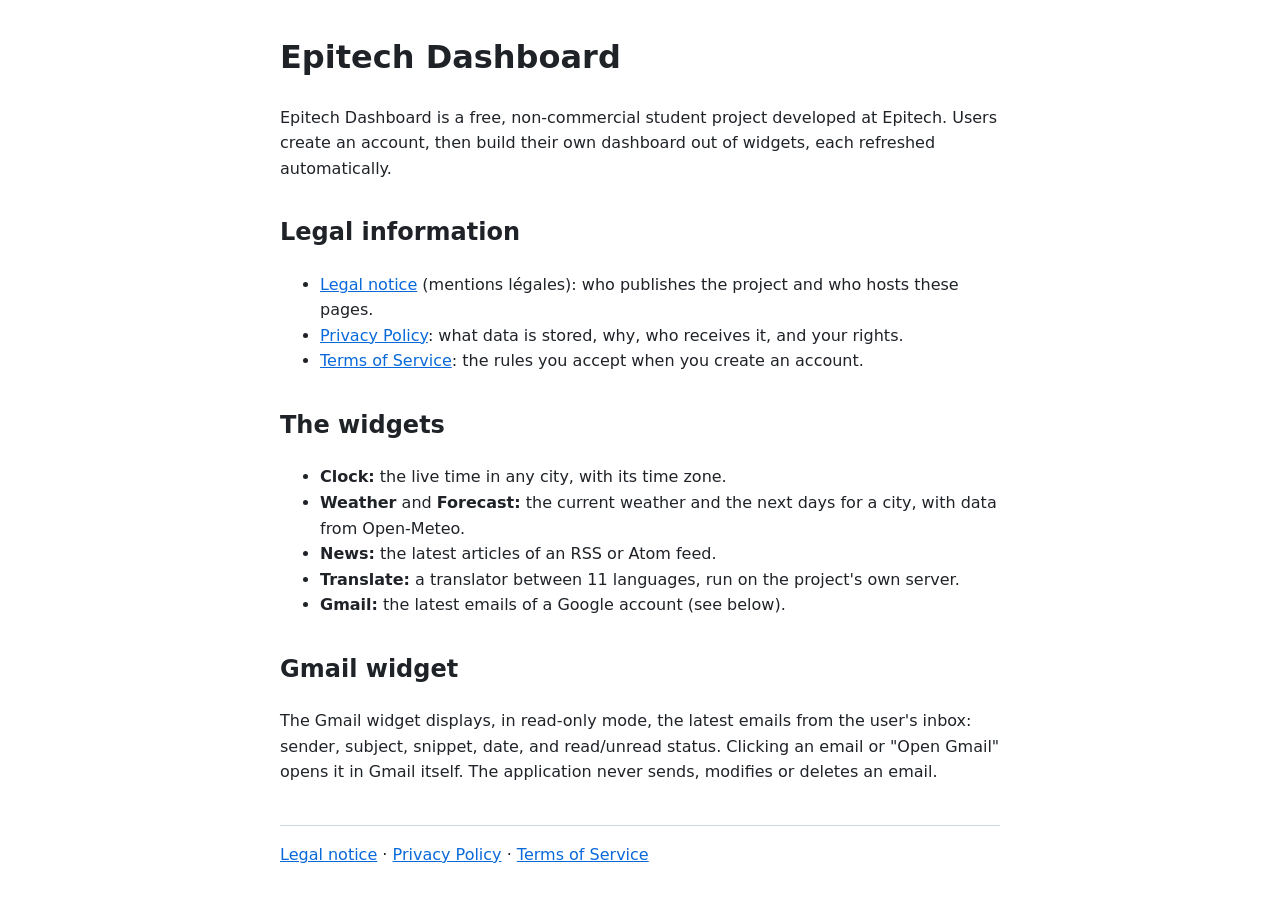
<file: index.html>
<!doctype html>
<html lang="en">
<head>
<meta charset="utf-8">
<meta name="viewport" content="width=device-width, initial-scale=1">
<title>Legal information – Epitech Dashboard</title>
<link rel="stylesheet" href="style.css">
</head>
<body>
<main>
<h1>Epitech Dashboard</h1>
<p>Epitech Dashboard is a free, non-commercial student project developed at Epitech. Users create an account, then build their own dashboard out of widgets, each refreshed automatically.</p>

<h2>Legal information</h2>
<ul>
  <li><a href="legal-notice.html">Legal notice</a> (mentions légales): who publishes the project and who hosts these pages.</li>
  <li><a href="privacy.html">Privacy Policy</a>: what data is stored, why, who receives it, and your rights.</li>
  <li><a href="terms.html">Terms of Service</a>: the rules you accept when you create an account.</li>
</ul>

<h2>The widgets</h2>
<ul>
  <li><strong>Clock:</strong> the live time in any city, with its time zone.</li>
  <li><strong>Weather</strong> and <strong>Forecast:</strong> the current weather and the next days for a city, with data from Open-Meteo.</li>
  <li><strong>News:</strong> the latest articles of an RSS or Atom feed.</li>
  <li><strong>Translate:</strong> a translator between 11 languages, run on the project's own server.</li>
  <li><strong>Gmail:</strong> the latest emails of a Google account (see below).</li>
</ul>

<h2>Gmail widget</h2>
<p>The Gmail widget displays, in read-only mode, the latest emails from the user's inbox: sender, subject, snippet, date, and read/unread status. Clicking an email or "Open Gmail" opens it in Gmail itself. The application never sends, modifies or deletes an email.</p>
</main>

<nav aria-label="Legal pages">
  <a href="legal-notice.html">Legal notice</a> &middot;
  <a href="privacy.html">Privacy Policy</a> &middot;
  <a href="terms.html">Terms of Service</a>
</nav>
</body>
</html>
</file>
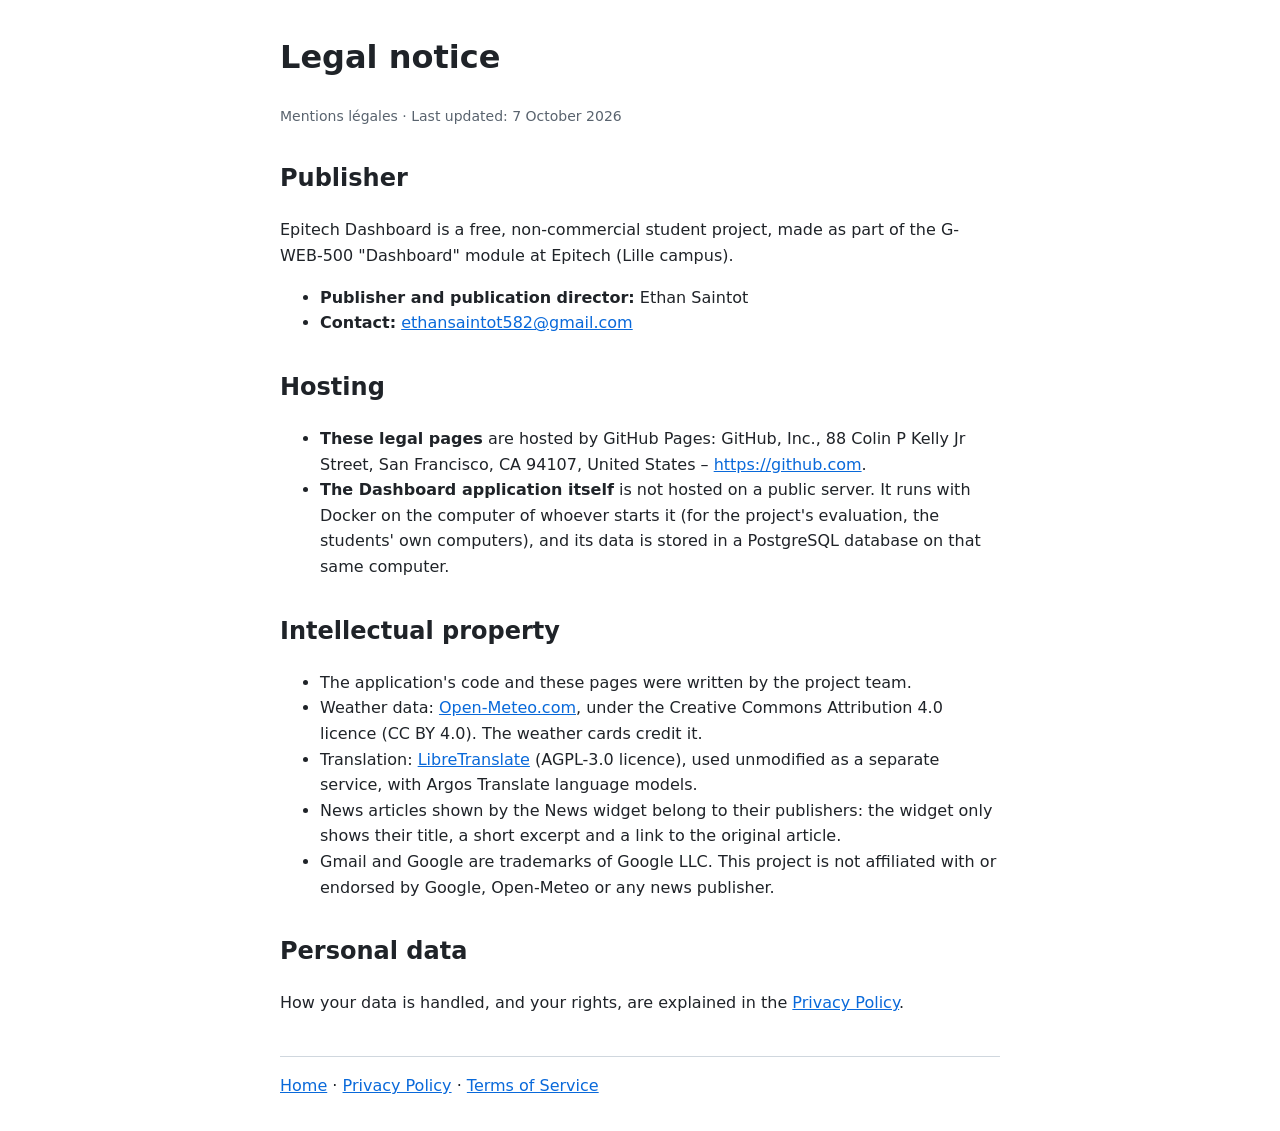
<file: legal-notice.html>
<!doctype html>
<html lang="en">
<head>
<meta charset="utf-8">
<meta name="viewport" content="width=device-width, initial-scale=1">
<title>Legal notice – Epitech Dashboard</title>
<link rel="stylesheet" href="style.css">
</head>
<body>
<main>
<h1>Legal notice</h1>
<p class="updated">Mentions légales &middot; Last updated: 7 October 2026</p>

<h2>Publisher</h2>
<p>Epitech Dashboard is a free, non-commercial student project, made as part of the G-WEB-500 "Dashboard" module at Epitech (Lille campus).</p>
<ul>
  <!-- add your teammate's name here, only if he agrees to have it published -->
  <li><strong>Publisher and publication director:</strong> Ethan Saintot</li>
  <li><strong>Contact:</strong> <a href="mailto:ethansaintot582@gmail.com">ethansaintot582@gmail.com</a></li>
</ul>

<h2>Hosting</h2>
<ul>
  <li><strong>These legal pages</strong> are hosted by GitHub Pages: GitHub, Inc., 88 Colin P Kelly Jr Street, San Francisco, CA 94107, United States &ndash; <a href="https://github.com">https://github.com</a>.</li>
  <li><strong>The Dashboard application itself</strong> is not hosted on a public server. It runs with Docker on the computer of whoever starts it (for the project's evaluation, the students' own computers), and its data is stored in a PostgreSQL database on that same computer.</li>
</ul>

<h2>Intellectual property</h2>
<ul>
  <li>The application's code and these pages were written by the project team.</li>
  <li>Weather data: <a href="https://open-meteo.com/">Open-Meteo.com</a>, under the Creative Commons Attribution 4.0 licence (CC BY 4.0). The weather cards credit it.</li>
  <li>Translation: <a href="https://libretranslate.com/">LibreTranslate</a> (AGPL-3.0 licence), used unmodified as a separate service, with Argos Translate language models.</li>
  <li>News articles shown by the News widget belong to their publishers: the widget only shows their title, a short excerpt and a link to the original article.</li>
  <li>Gmail and Google are trademarks of Google LLC. This project is not affiliated with or endorsed by Google, Open-Meteo or any news publisher.</li>
</ul>

<h2>Personal data</h2>
<p>How your data is handled, and your rights, are explained in the <a href="privacy.html">Privacy Policy</a>.</p>
</main>

<nav aria-label="Legal pages">
  <a href="index.html">Home</a> &middot;
  <a href="privacy.html">Privacy Policy</a> &middot;
  <a href="terms.html">Terms of Service</a>
</nav>
</body>
</html>
</file>
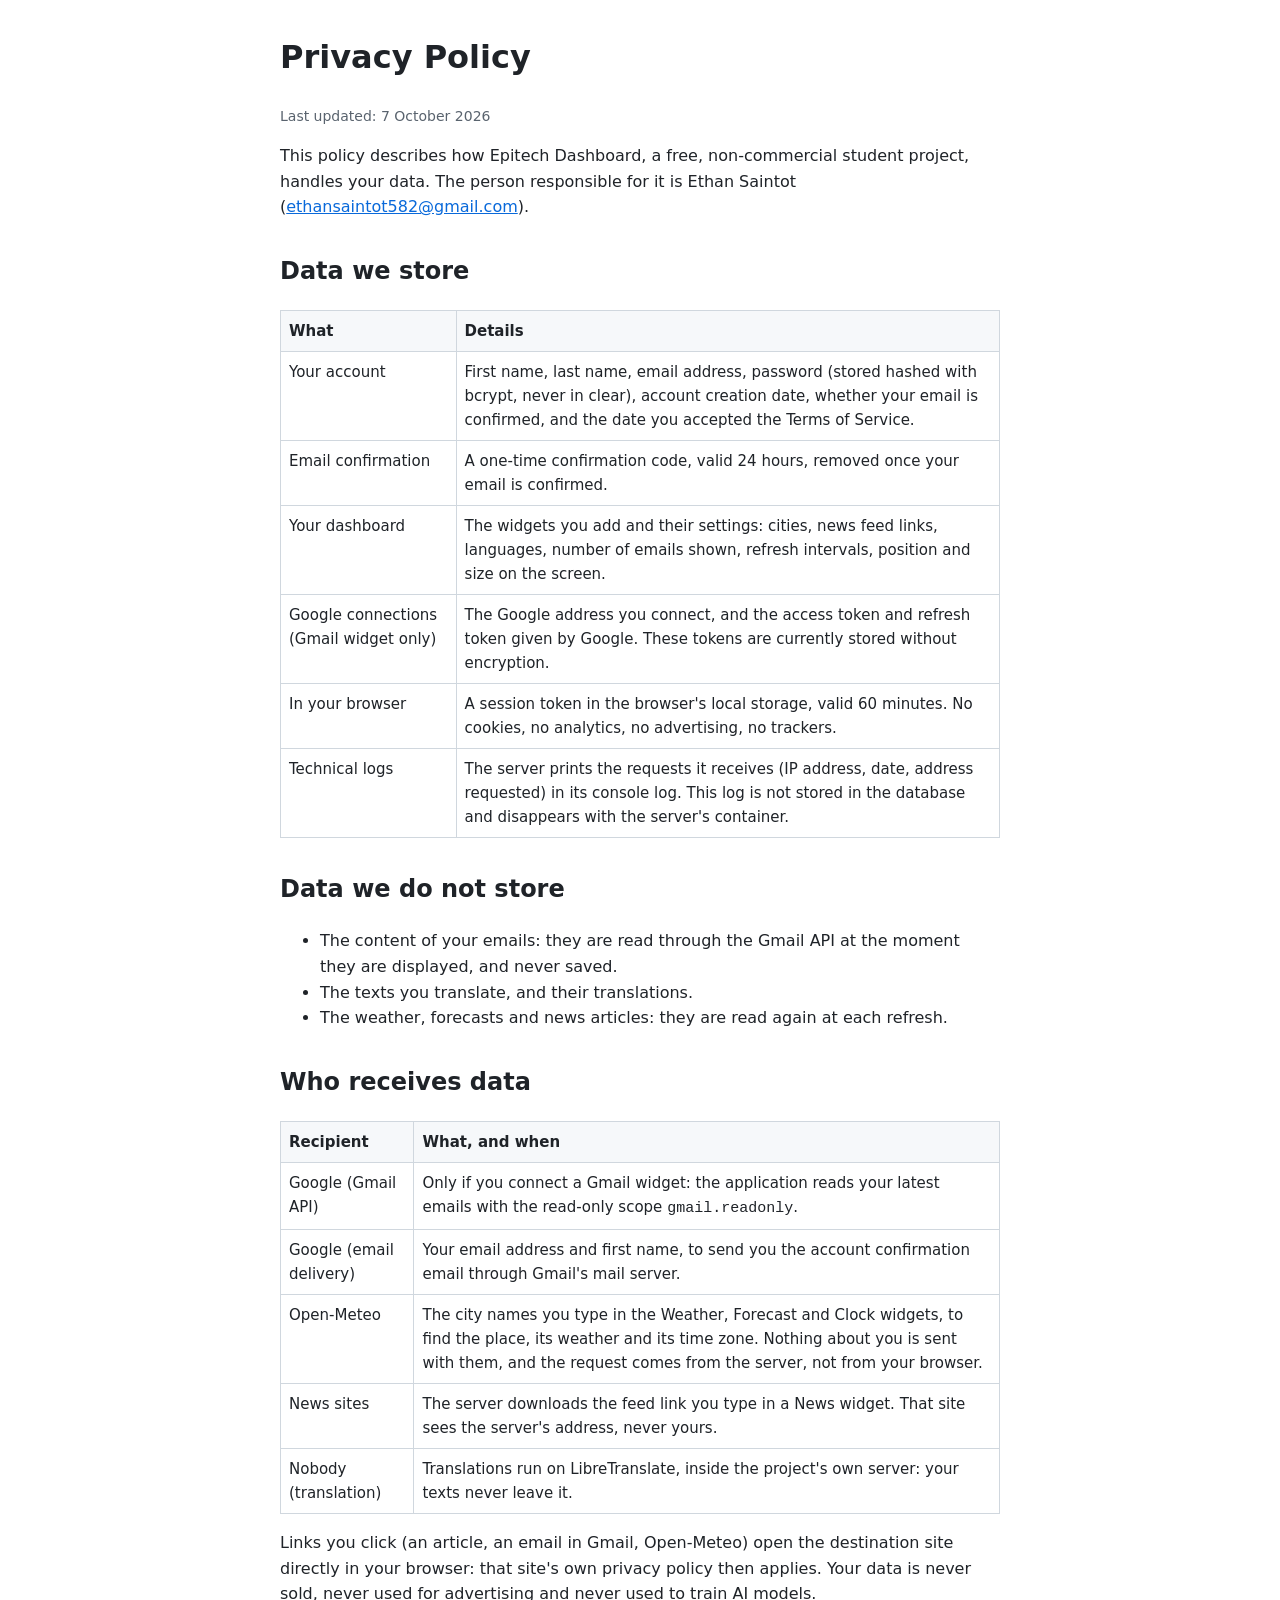
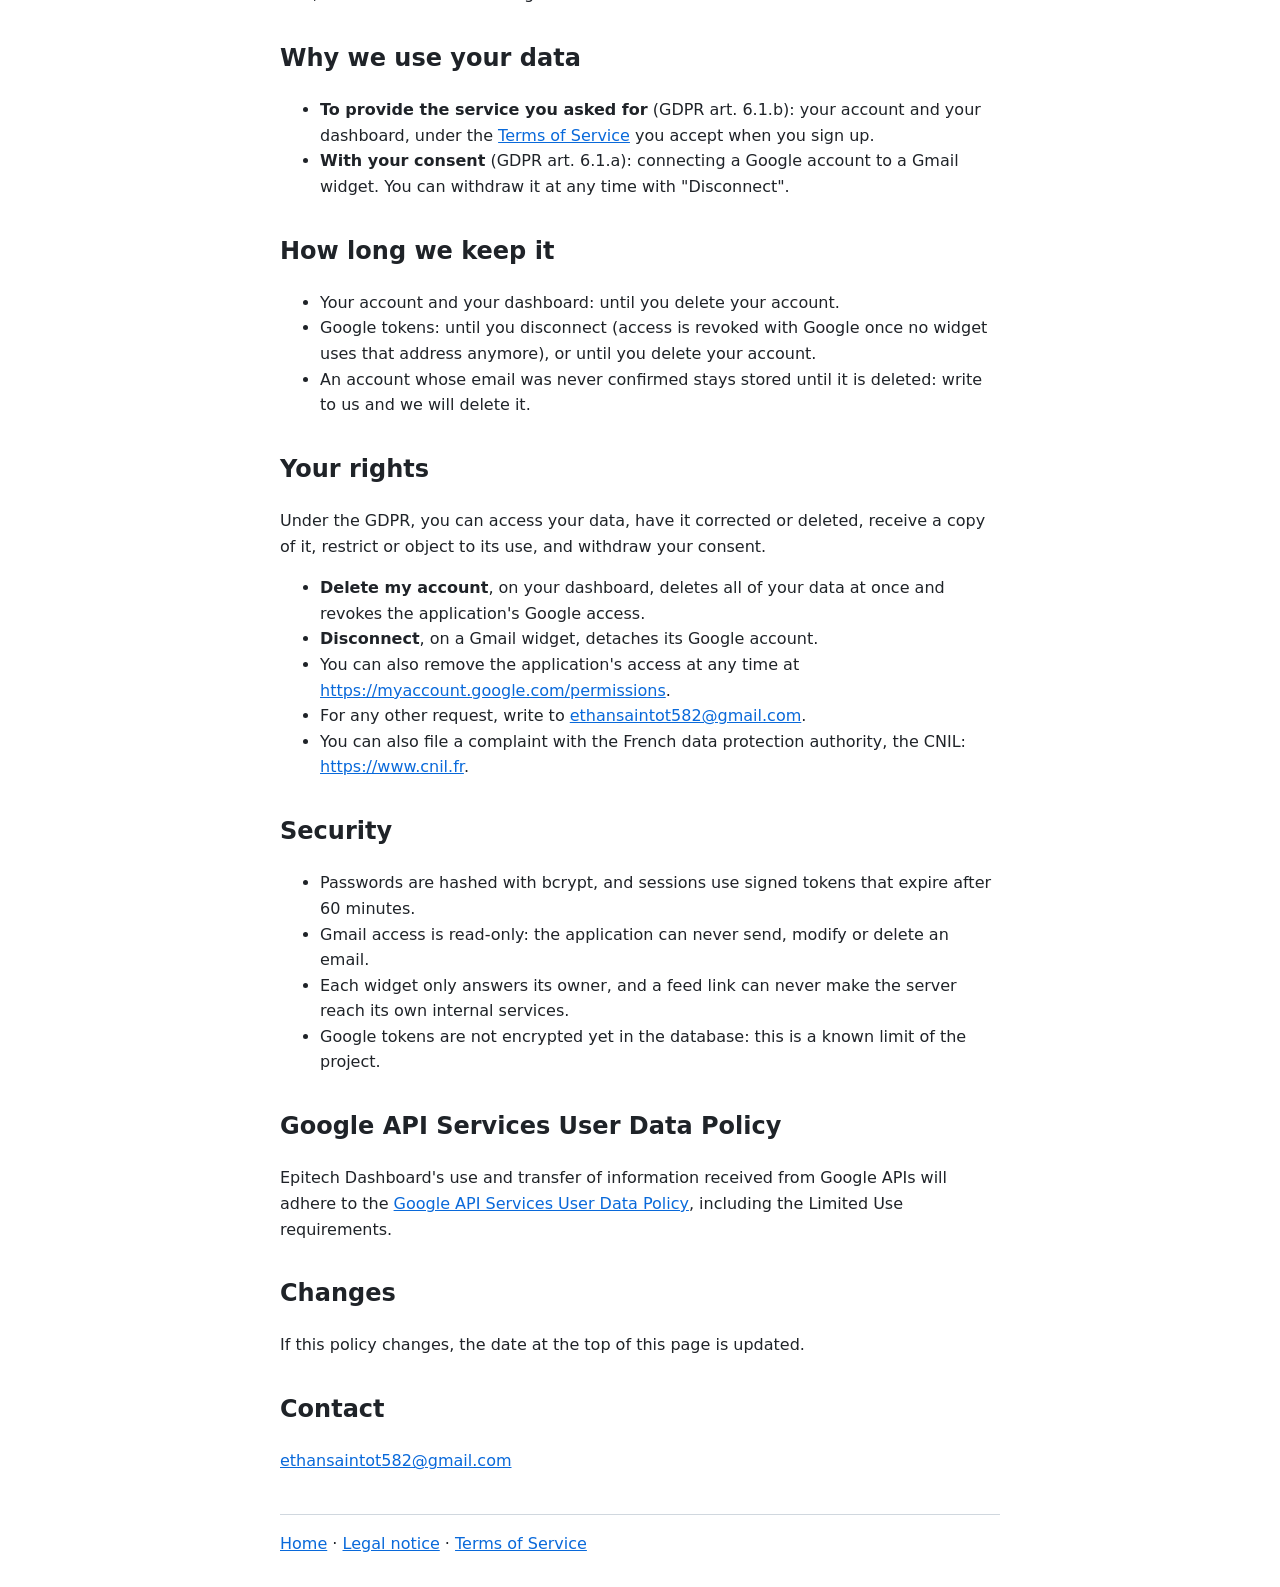
<file: privacy.html>
<!doctype html>
<html lang="en">
<head>
<meta charset="utf-8">
<meta name="viewport" content="width=device-width, initial-scale=1">
<title>Privacy Policy – Epitech Dashboard</title>
<link rel="stylesheet" href="style.css">
</head>
<body>
<main>
<h1>Privacy Policy</h1>
<p class="updated">Last updated: 7 October 2026</p>
<p>This policy describes how Epitech Dashboard, a free, non-commercial student project, handles your data. The person responsible for it is Ethan Saintot (<a href="mailto:ethansaintot582@gmail.com">ethansaintot582@gmail.com</a>).</p>

<h2>Data we store</h2>
<div class="table-wrap">
<table>
  <thead>
    <tr><th scope="col">What</th><th scope="col">Details</th></tr>
  </thead>
  <tbody>
    <tr><td>Your account</td><td>First name, last name, email address, password (stored hashed with bcrypt, never in clear), account creation date, whether your email is confirmed, and the date you accepted the Terms of Service.</td></tr>
    <tr><td>Email confirmation</td><td>A one-time confirmation code, valid 24 hours, removed once your email is confirmed.</td></tr>
    <tr><td>Your dashboard</td><td>The widgets you add and their settings: cities, news feed links, languages, number of emails shown, refresh intervals, position and size on the screen.</td></tr>
    <tr><td>Google connections (Gmail widget only)</td><td>The Google address you connect, and the access token and refresh token given by Google. These tokens are currently stored without encryption.</td></tr>
    <tr><td>In your browser</td><td>A session token in the browser's local storage, valid 60 minutes. No cookies, no analytics, no advertising, no trackers.</td></tr>
    <tr><td>Technical logs</td><td>The server prints the requests it receives (IP address, date, address requested) in its console log. This log is not stored in the database and disappears with the server's container.</td></tr>
  </tbody>
</table>
</div>

<h2>Data we do not store</h2>
<ul>
  <li>The content of your emails: they are read through the Gmail API at the moment they are displayed, and never saved.</li>
  <li>The texts you translate, and their translations.</li>
  <li>The weather, forecasts and news articles: they are read again at each refresh.</li>
</ul>

<h2>Who receives data</h2>
<div class="table-wrap">
<table>
  <thead>
    <tr><th scope="col">Recipient</th><th scope="col">What, and when</th></tr>
  </thead>
  <tbody>
    <tr><td>Google (Gmail API)</td><td>Only if you connect a Gmail widget: the application reads your latest emails with the read-only scope <code>gmail.readonly</code>.</td></tr>
    <tr><td>Google (email delivery)</td><td>Your email address and first name, to send you the account confirmation email through Gmail's mail server.</td></tr>
    <tr><td>Open-Meteo</td><td>The city names you type in the Weather, Forecast and Clock widgets, to find the place, its weather and its time zone. Nothing about you is sent with them, and the request comes from the server, not from your browser.</td></tr>
    <tr><td>News sites</td><td>The server downloads the feed link you type in a News widget. That site sees the server's address, never yours.</td></tr>
    <tr><td>Nobody (translation)</td><td>Translations run on LibreTranslate, inside the project's own server: your texts never leave it.</td></tr>
  </tbody>
</table>
</div>
<p>Links you click (an article, an email in Gmail, Open-Meteo) open the destination site directly in your browser: that site's own privacy policy then applies. Your data is never sold, never used for advertising and never used to train AI models.</p>

<h2>Why we use your data</h2>
<ul>
  <li><strong>To provide the service you asked for</strong> (GDPR art. 6.1.b): your account and your dashboard, under the <a href="terms.html">Terms of Service</a> you accept when you sign up.</li>
  <li><strong>With your consent</strong> (GDPR art. 6.1.a): connecting a Google account to a Gmail widget. You can withdraw it at any time with "Disconnect".</li>
</ul>

<h2>How long we keep it</h2>
<ul>
  <li>Your account and your dashboard: until you delete your account.</li>
  <li>Google tokens: until you disconnect (access is revoked with Google once no widget uses that address anymore), or until you delete your account.</li>
  <li>An account whose email was never confirmed stays stored until it is deleted: write to us and we will delete it.</li>
</ul>

<h2>Your rights</h2>
<p>Under the GDPR, you can access your data, have it corrected or deleted, receive a copy of it, restrict or object to its use, and withdraw your consent.</p>
<ul>
  <li><strong>Delete my account</strong>, on your dashboard, deletes all of your data at once and revokes the application's Google access.</li>
  <li><strong>Disconnect</strong>, on a Gmail widget, detaches its Google account.</li>
  <li>You can also remove the application's access at any time at <a href="https://myaccount.google.com/permissions">https://myaccount.google.com/permissions</a>.</li>
  <li>For any other request, write to <a href="mailto:ethansaintot582@gmail.com">ethansaintot582@gmail.com</a>.</li>
  <li>You can also file a complaint with the French data protection authority, the CNIL: <a href="https://www.cnil.fr">https://www.cnil.fr</a>.</li>
</ul>

<h2>Security</h2>
<ul>
  <li>Passwords are hashed with bcrypt, and sessions use signed tokens that expire after 60 minutes.</li>
  <li>Gmail access is read-only: the application can never send, modify or delete an email.</li>
  <li>Each widget only answers its owner, and a feed link can never make the server reach its own internal services.</li>
  <li>Google tokens are not encrypted yet in the database: this is a known limit of the project.</li>
</ul>

<h2>Google API Services User Data Policy</h2>
<p>Epitech Dashboard's use and transfer of information received from Google APIs will adhere to the <a href="https://developers.google.com/terms/api-services-user-data-policy">Google API Services User Data Policy</a>, including the Limited Use requirements.</p>

<h2>Changes</h2>
<p>If this policy changes, the date at the top of this page is updated.</p>

<h2>Contact</h2>
<p><a href="mailto:ethansaintot582@gmail.com">ethansaintot582@gmail.com</a></p>
</main>

<nav aria-label="Legal pages">
  <a href="index.html">Home</a> &middot;
  <a href="legal-notice.html">Legal notice</a> &middot;
  <a href="terms.html">Terms of Service</a>
</nav>
</body>
</html>
</file>
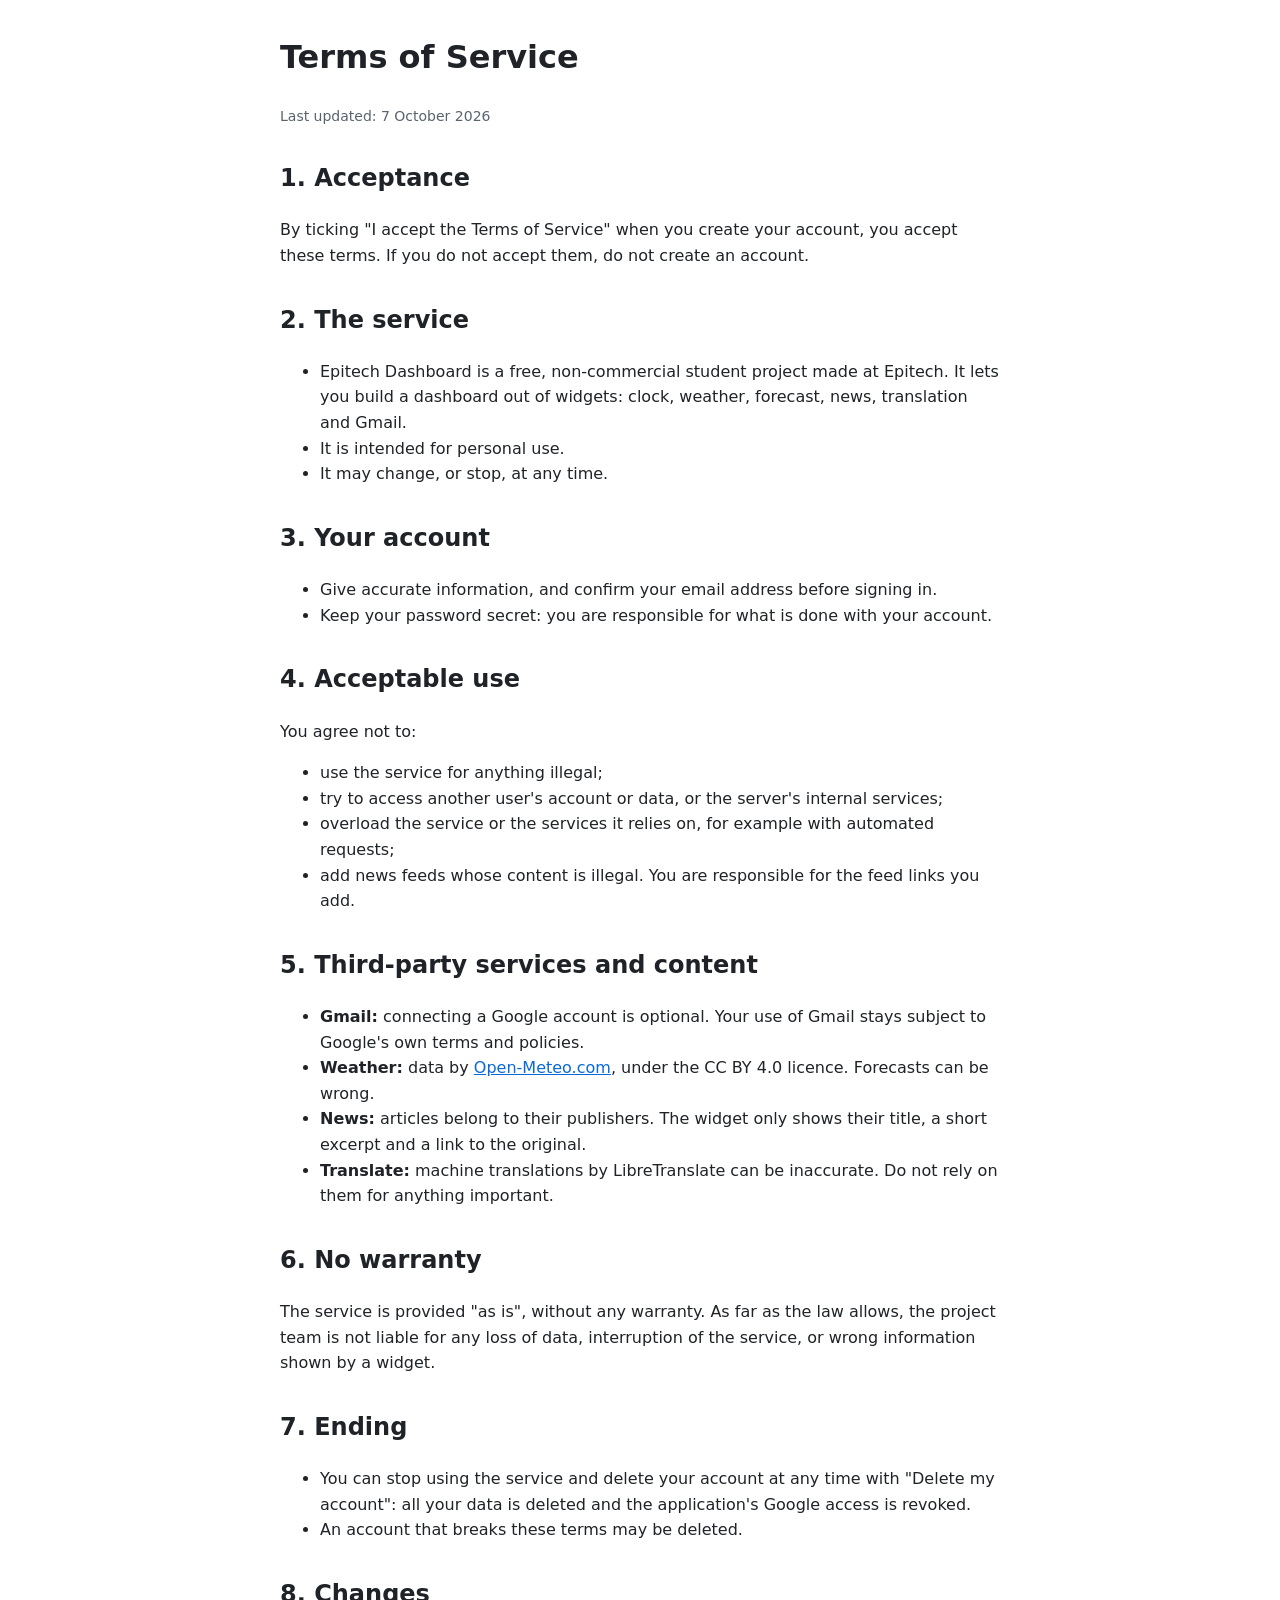
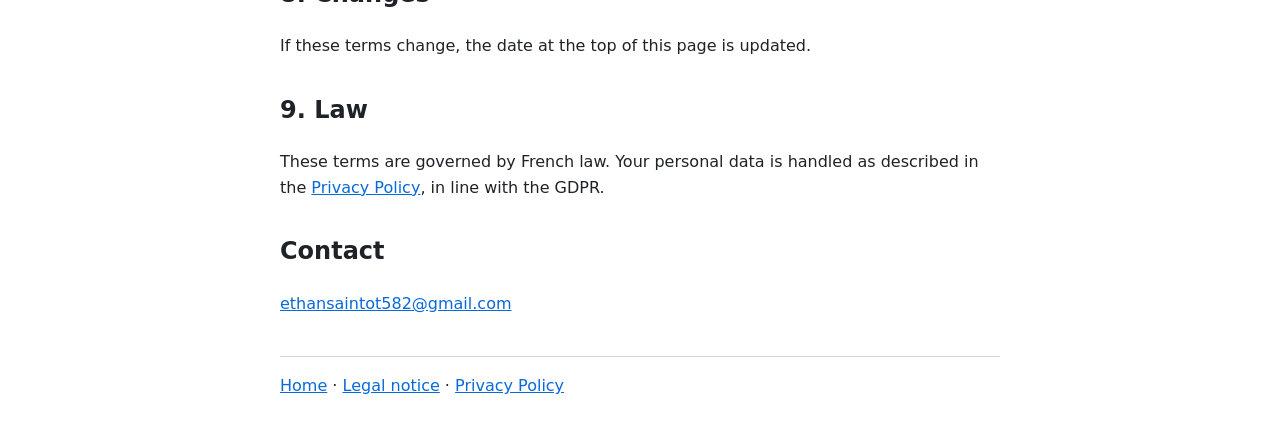
<file: terms.html>
<!doctype html>
<html lang="en">
<head>
<meta charset="utf-8">
<meta name="viewport" content="width=device-width, initial-scale=1">
<title>Terms of Service – Epitech Dashboard</title>
<link rel="stylesheet" href="style.css">
</head>
<body>
<main>
<h1>Terms of Service</h1>
<p class="updated">Last updated: 7 October 2026</p>

<h2>1. Acceptance</h2>
<p>By ticking "I accept the Terms of Service" when you create your account, you accept these terms. If you do not accept them, do not create an account.</p>

<h2>2. The service</h2>
<ul>
  <li>Epitech Dashboard is a free, non-commercial student project made at Epitech. It lets you build a dashboard out of widgets: clock, weather, forecast, news, translation and Gmail.</li>
  <li>It is intended for personal use.</li>
  <li>It may change, or stop, at any time.</li>
</ul>

<h2>3. Your account</h2>
<ul>
  <li>Give accurate information, and confirm your email address before signing in.</li>
  <li>Keep your password secret: you are responsible for what is done with your account.</li>
</ul>

<h2>4. Acceptable use</h2>
<p>You agree not to:</p>
<ul>
  <li>use the service for anything illegal;</li>
  <li>try to access another user's account or data, or the server's internal services;</li>
  <li>overload the service or the services it relies on, for example with automated requests;</li>
  <li>add news feeds whose content is illegal. You are responsible for the feed links you add.</li>
</ul>

<h2>5. Third-party services and content</h2>
<ul>
  <li><strong>Gmail:</strong> connecting a Google account is optional. Your use of Gmail stays subject to Google's own terms and policies.</li>
  <li><strong>Weather:</strong> data by <a href="https://open-meteo.com/">Open-Meteo.com</a>, under the CC BY 4.0 licence. Forecasts can be wrong.</li>
  <li><strong>News:</strong> articles belong to their publishers. The widget only shows their title, a short excerpt and a link to the original.</li>
  <li><strong>Translate:</strong> machine translations by LibreTranslate can be inaccurate. Do not rely on them for anything important.</li>
</ul>

<h2>6. No warranty</h2>
<p>The service is provided "as is", without any warranty. As far as the law allows, the project team is not liable for any loss of data, interruption of the service, or wrong information shown by a widget.</p>

<h2>7. Ending</h2>
<ul>
  <li>You can stop using the service and delete your account at any time with "Delete my account": all your data is deleted and the application's Google access is revoked.</li>
  <li>An account that breaks these terms may be deleted.</li>
</ul>

<h2>8. Changes</h2>
<p>If these terms change, the date at the top of this page is updated.</p>

<h2>9. Law</h2>
<p>These terms are governed by French law. Your personal data is handled as described in the <a href="privacy.html">Privacy Policy</a>, in line with the GDPR.</p>

<h2>Contact</h2>
<p><a href="mailto:ethansaintot582@gmail.com">ethansaintot582@gmail.com</a></p>
</main>

<nav aria-label="Legal pages">
  <a href="index.html">Home</a> &middot;
  <a href="legal-notice.html">Legal notice</a> &middot;
  <a href="privacy.html">Privacy Policy</a>
</nav>
</body>
</html>
</file>
<file: style.css>
/* shared by every page of the legal site */
:root {
  --text: #1f2328;
  --muted: #59636e;
  --link: #0969da;
  --line: #d0d7de;
  --bg: #ffffff;
  --box: #f6f8fa;
}

@media (prefers-color-scheme: dark) {
  :root {
    --text: #e6edf3;
    --muted: #9198a1;
    --link: #4493f8;
    --line: #3d444d;
    --bg: #0d1117;
    --box: #151b23;
  }
}

body {
  font-family: system-ui, -apple-system, "Segoe UI", Roboto, sans-serif;
  max-width: 720px;
  margin: 0 auto;
  padding: 32px 16px;
  line-height: 1.6;
  color: var(--text);
  background: var(--bg);
}

h1 {
  margin-top: 0;
}

h2 {
  margin-top: 32px;
}

a {
  color: var(--link);
  overflow-wrap: anywhere;
}

a:focus-visible {
  outline: 2px solid var(--link);
  outline-offset: 2px;
}

.updated {
  color: var(--muted);
  font-size: 14px;
}

/* the 2-column tables (data, third parties) scroll on their own on a phone instead of widening the page */
.table-wrap {
  overflow-x: auto;
}

table {
  width: 100%;
  border-collapse: collapse;
  font-size: 15px;
}

th,
td {
  padding: 8px;
  border: 1px solid var(--line);
  text-align: left;
  vertical-align: top;
}

th {
  background: var(--box);
}

nav {
  margin-top: 40px;
  padding-top: 16px;
  border-top: 1px solid var(--line);
}
</file>
